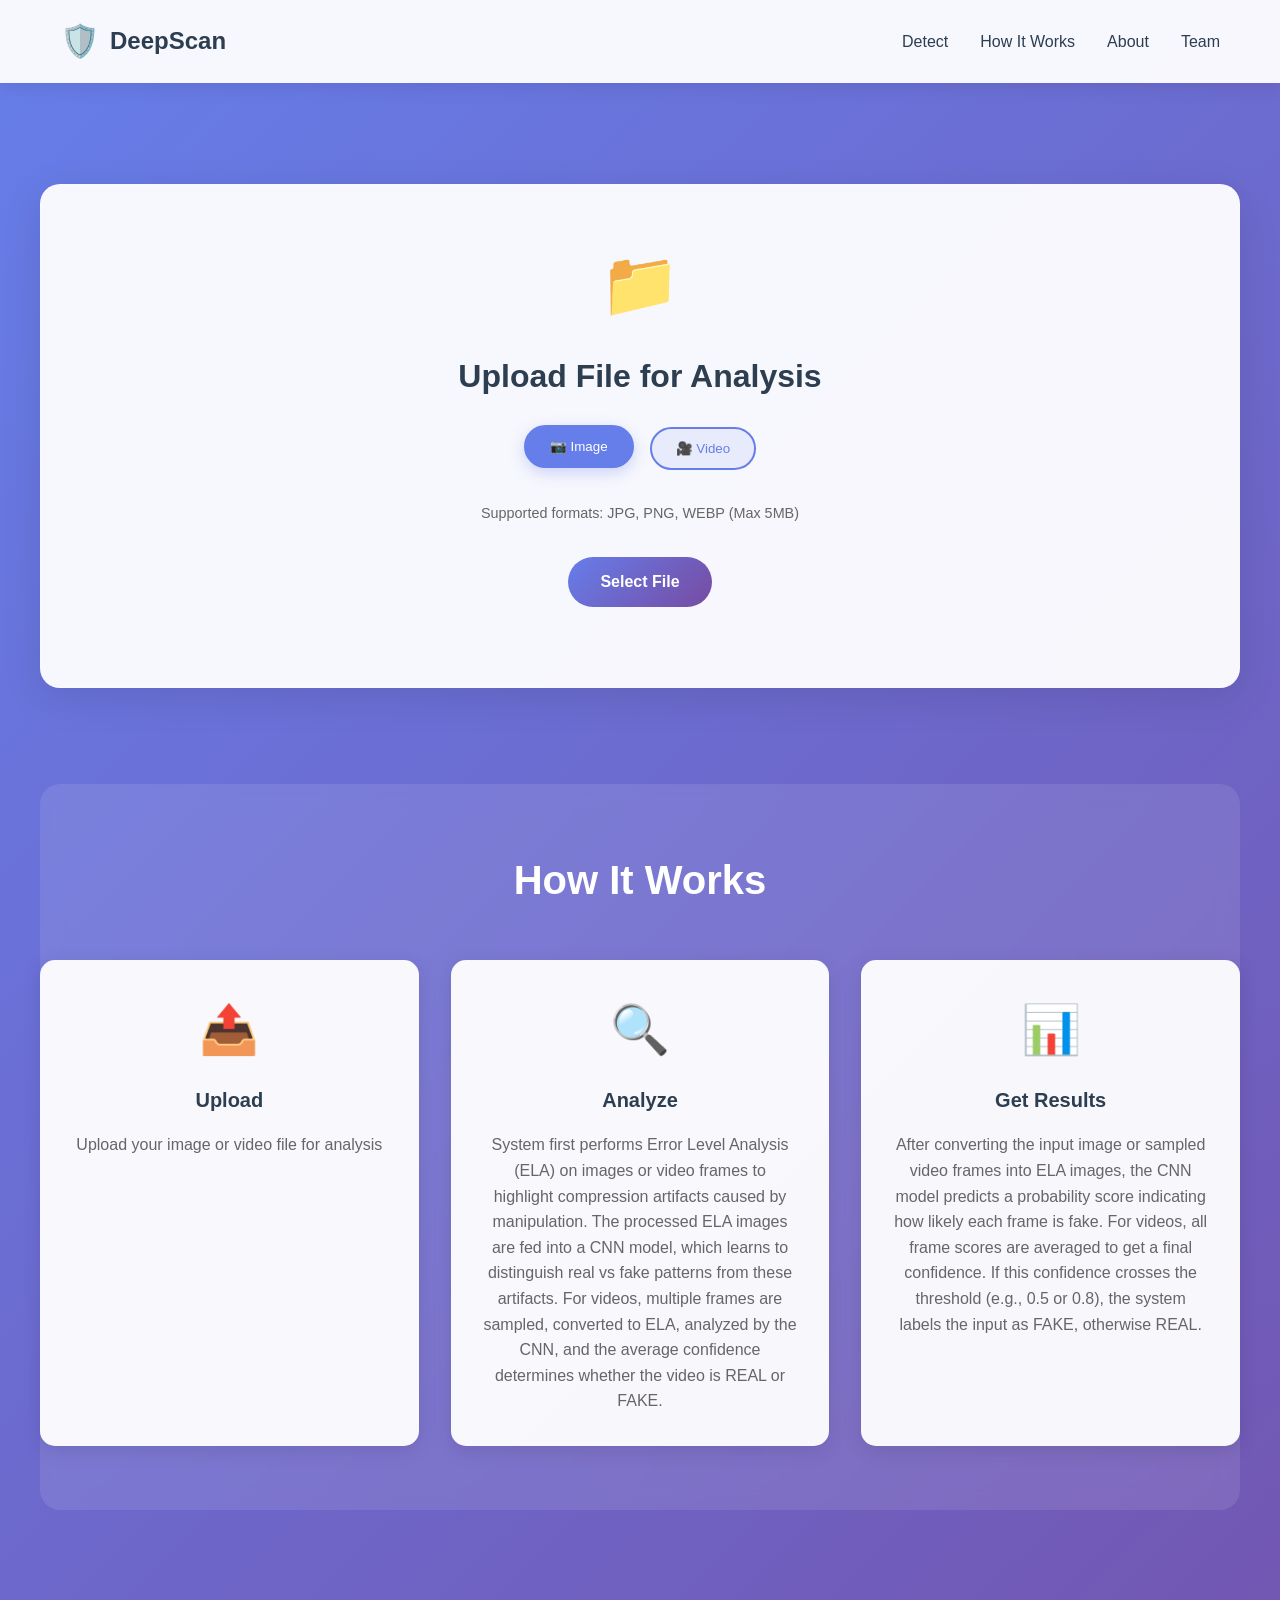
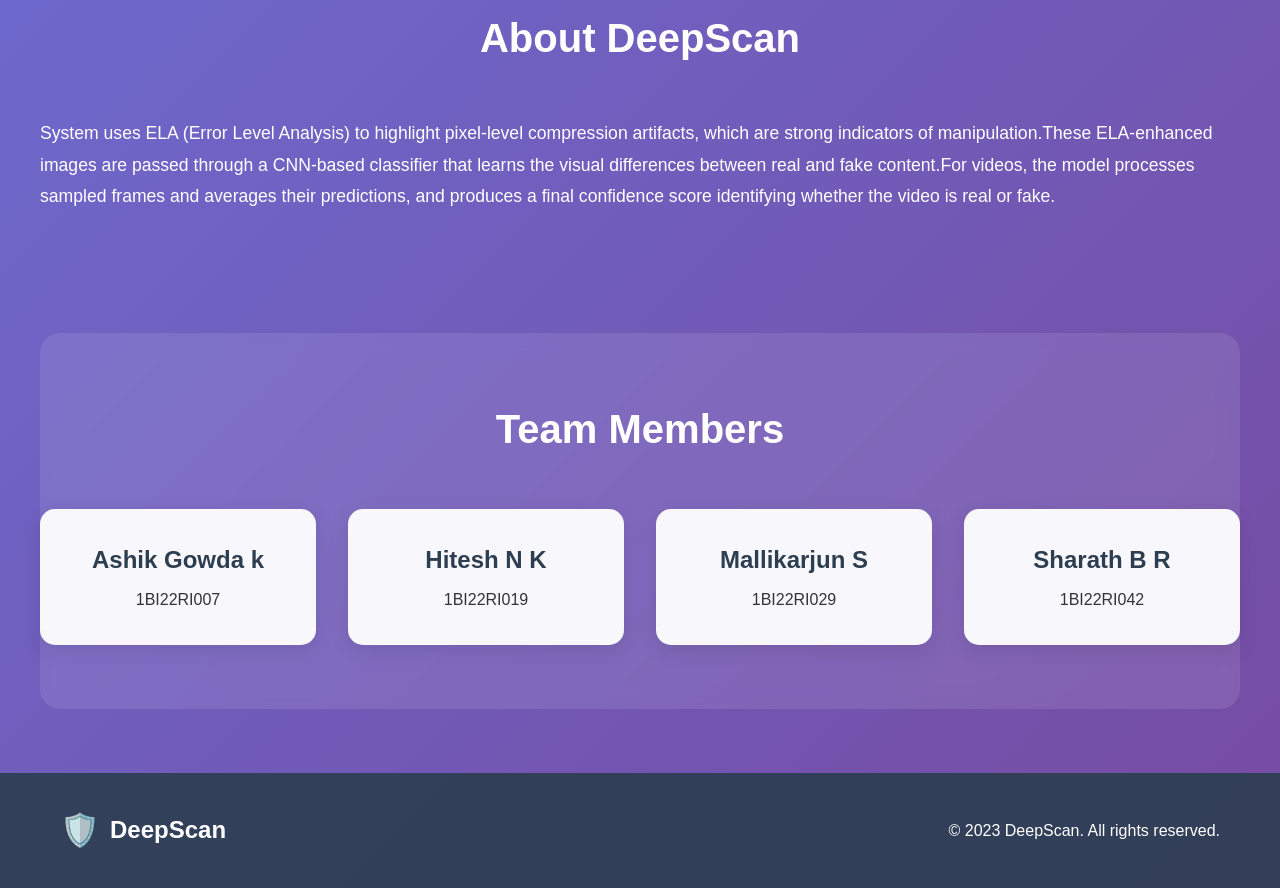
<file: templates/index.html>
<!DOCTYPE html>
<html lang="en">
<head>
    <meta charset="UTF-8" />
    <meta name="viewport" content="width=device-width, initial-scale=1.0" />
    <title>DeepGuard | AI-Powered Deepfake Detection</title>
    <link rel="stylesheet" href="../static/css/styles.css">
    
</head>
<body>
    <header>
        <div class="container">
            <div class="header-content">
                <div class="logo">
                    <div class="logo-icon floating">🛡️</div>
                    <div class="logo-text">DeepScan</div>
                </div>
                <nav>
                    <ul>
                        <li><a href="#detect">Detect</a></li>
                        <li><a href="#how-it-works">How It Works</a></li>
                        <li><a href="#about">About</a></li>
                        <li><a href="#team">Team</a></li>
                    </ul>
                </nav>
            </div>
        </div>
    </header>

    <section class="upload-section container" id="detect">
        <!-- FIXED FORM -->
        <form id="uploadForm" method="POST" enctype="multipart/form-data">
            <div class="upload-container" id="uploadArea">
                <div class="upload-icon">📁</div>
                <h2 class="upload-text">Upload File for Analysis</h2>

                <!-- Buttons to switch -->
                <div class="file-type-selector">
                    <button class="type-btn active" data-type="image" type="button">
                        📷 Image
                    </button>
                    <button class="type-btn" data-type="video" type="button">
                        🎥 Video
                    </button>
                </div>

                <p class="upload-subtext" id="fileRequirements">
                    Supported formats: JPG, PNG, WEBP (Max 5MB)
                </p>

                <input
                    type="file"
                    name="file"
                    id="fileInput"
                    class="file-input"
                    accept="image/*"
                    required
                />

                <button class="upload-btn" id="uploadBtn" type="button">
                    Select File
                </button>

                <div class="file-name" id="fileName"></div>

                <!-- FIX: dynamic "action" attribute -->
                <button
                    class="submit-btn"
                    id="submitBtn"
                    type="submit"
                    style="display: none;"
                >
                    Analyze File
                </button>

                <div class="loading" id="loading" style="display: none">
                    <div class="spinner"></div>
                    <p id="loadingText">Analyzing file...</p>
                </div>
            </div>
        </form>
    </section>

    <!-- How It Works Section -->
    <section class="how-it-works-section container" id="how-it-works">
        <h2 class="section-title">How It Works</h2>
        <div class="steps-container">
            <div class="step">
                <div class="step-icon">📤</div>
                <h3>Upload</h3>
                <p>Upload your image or video file for analysis</p>
            </div>
            <div class="step">
                <div class="step-icon">🔍</div>
                <h3>Analyze</h3>
                <p>System first performs Error Level Analysis (ELA) on images or video frames to highlight compression artifacts caused by manipulation. The processed ELA images are fed into a CNN model, which learns to distinguish real vs fake patterns from these artifacts. For videos, multiple frames are sampled, converted to ELA, analyzed by the CNN, and the average confidence determines whether the video is REAL or FAKE.</p>
            </div>
            <div class="step">
                <div class="step-icon">📊</div>
                <h3>Get Results</h3>
                <p>After converting the input image or sampled video frames into ELA images, the CNN model predicts a probability score indicating how likely each frame is fake. For videos, all frame scores are averaged to get a final confidence. If this confidence crosses the threshold (e.g., 0.5 or 0.8), the system labels the input as FAKE, otherwise REAL.</p>
            </div>
        </div>
    </section>

    <!-- About Section -->
    <section class="about-section container" id="about">
        <h2 class="section-title">About DeepScan</h2>
        <div class="about-content">
            <div class="about-text">
                <p>System uses ELA (Error Level Analysis) to highlight pixel-level compression artifacts, which are strong indicators of manipulation.These ELA-enhanced images are passed through a CNN-based classifier that learns the visual differences between real and fake content.For videos, the model processes sampled frames and  averages their predictions, and produces a final confidence score identifying whether the video is real or fake.</p>
            </div>

        </div>
    </section>

    <!-- Team Section (Replaces Contact Section) -->
    <section class="team-section container" id="team">
        <h2 class="section-title">Team Members</h2>
        <div class="team-container">
            <div class="team-member">
                    <h3 class="member-name">Ashik Gowda k</h3>
                    <p class="member-no">1BI22RI007</p>
            </div>
            
            <div class="team-member">
                <h3 class="member-name">Hitesh N K</h3>
                <p class="member-no">1BI22RI019</p>
            </div>
            
            <div class="team-member">
                <h3 class="member-name">Mallikarjun S</h3>
                <p class="member-no">1BI22RI029</p>
            </div>
            
            <div class="team-member">
                <h3 class="member-name">Sharath B R</h3>
                <p class="member-no">1BI22RI042</p>
            </div>
        </div>
    </section>

    <footer class="footer">
        <div class="container">
            <div class="footer-content">
                <div class="footer-logo">
                    <div class="logo-icon">🛡️</div>
                    <div class="logo-text-footer">DeepScan</div>
                </div>
                <p>&copy; 2023 DeepScan. All rights reserved.</p>
            </div>
        </div>
    </footer>

    <script>
        // Switch Image/Video
        const typeButtons = document.querySelectorAll(".type-btn");
        const fileInput = document.getElementById("fileInput");
        const form = document.getElementById("uploadForm");

        typeButtons.forEach((btn) => {
            btn.addEventListener("click", () => {
                document.querySelector(".type-btn.active").classList.remove("active");
                btn.classList.add("active");

                let type = btn.dataset.type;

                if (type === "image") {
                    form.action = "/analyze_image";
                    fileInput.accept = "image/*";
                    document.getElementById("fileRequirements").innerText =
                        "Supported: JPG, PNG, WEBP (Max 5MB)";
                } else {
                    form.action = "/analyze_video";
                    fileInput.accept = "video/*";
                    document.getElementById("fileRequirements").innerText =
                        "Supported: MP4, AVI, MOV (Max 50MB)";
                }
            });
        });

        // Show submit button after selecting file
        document.getElementById("uploadBtn").onclick = () => fileInput.click();
        fileInput.onchange = () => {
            document.getElementById("submitBtn").style.display = "block";
            document.getElementById("fileName").innerText = fileInput.files[0].name;
        };
    </script>
</body>
</html>
</file>
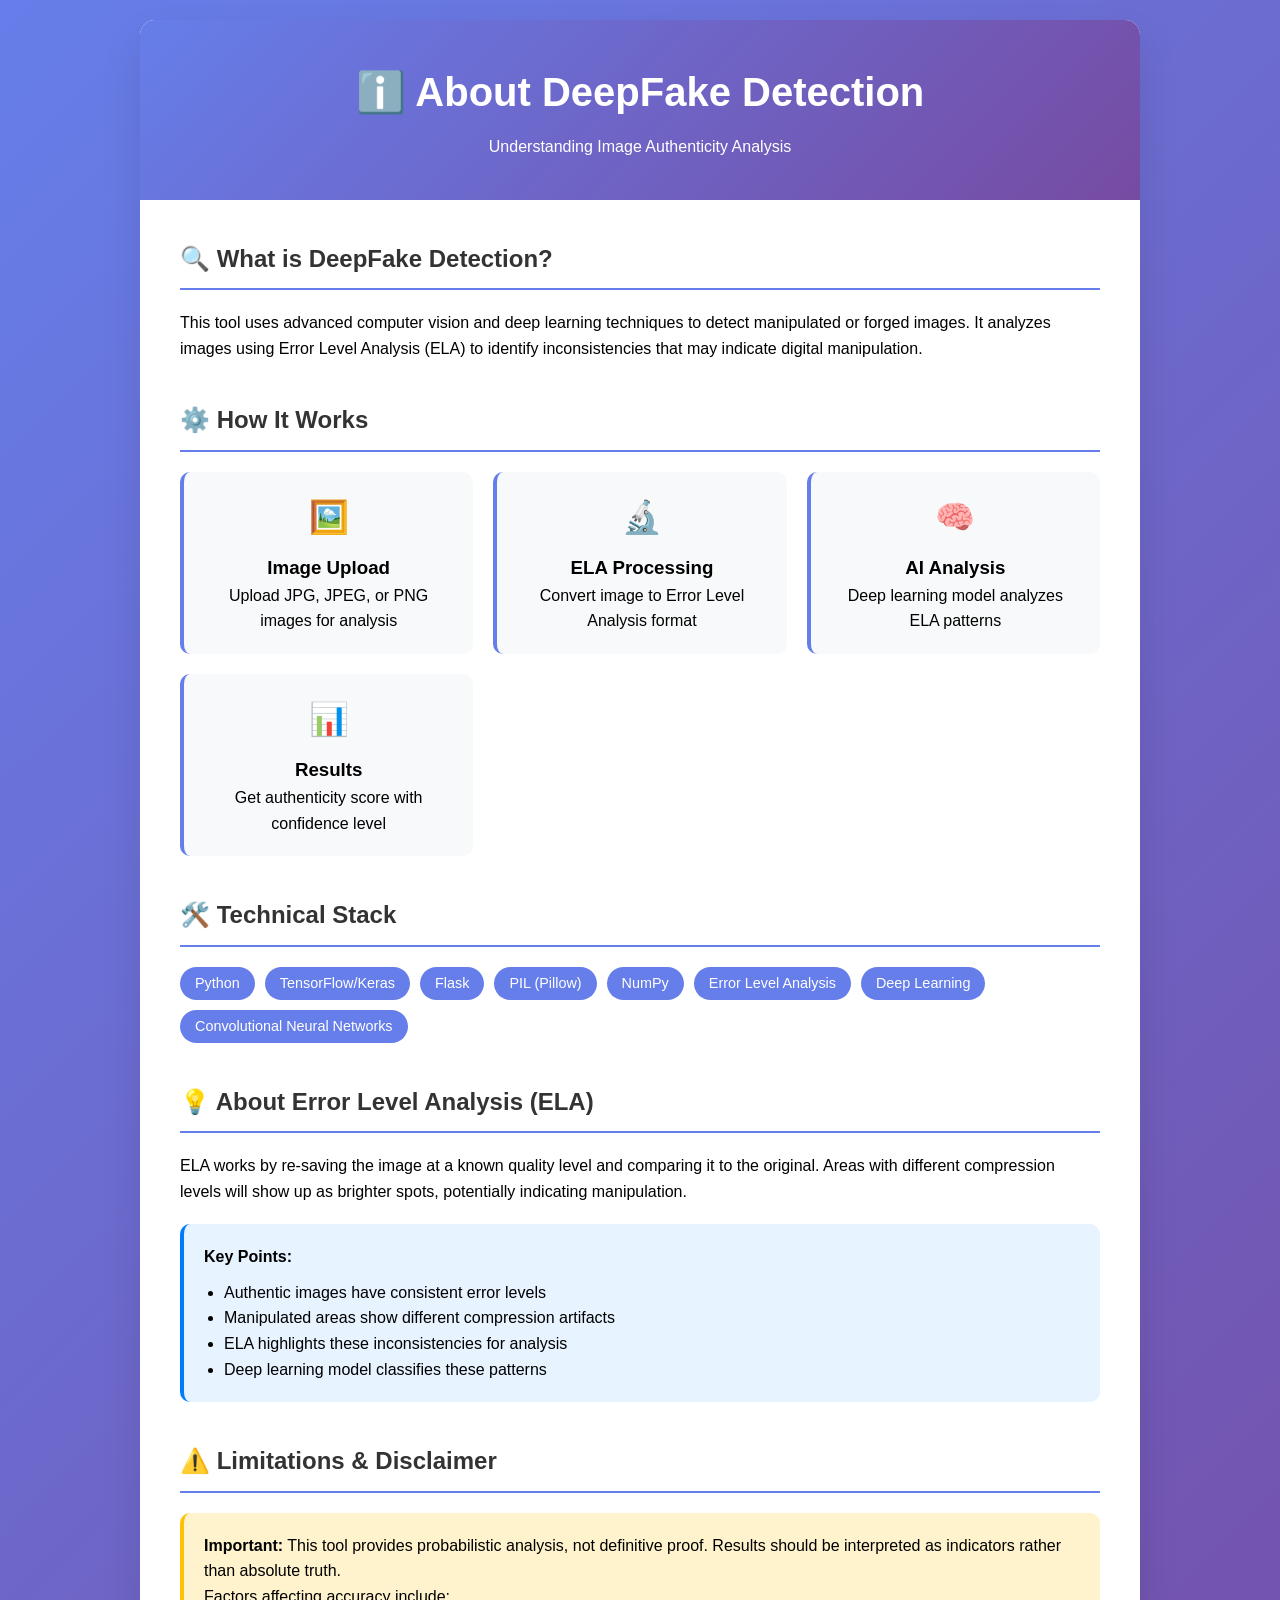
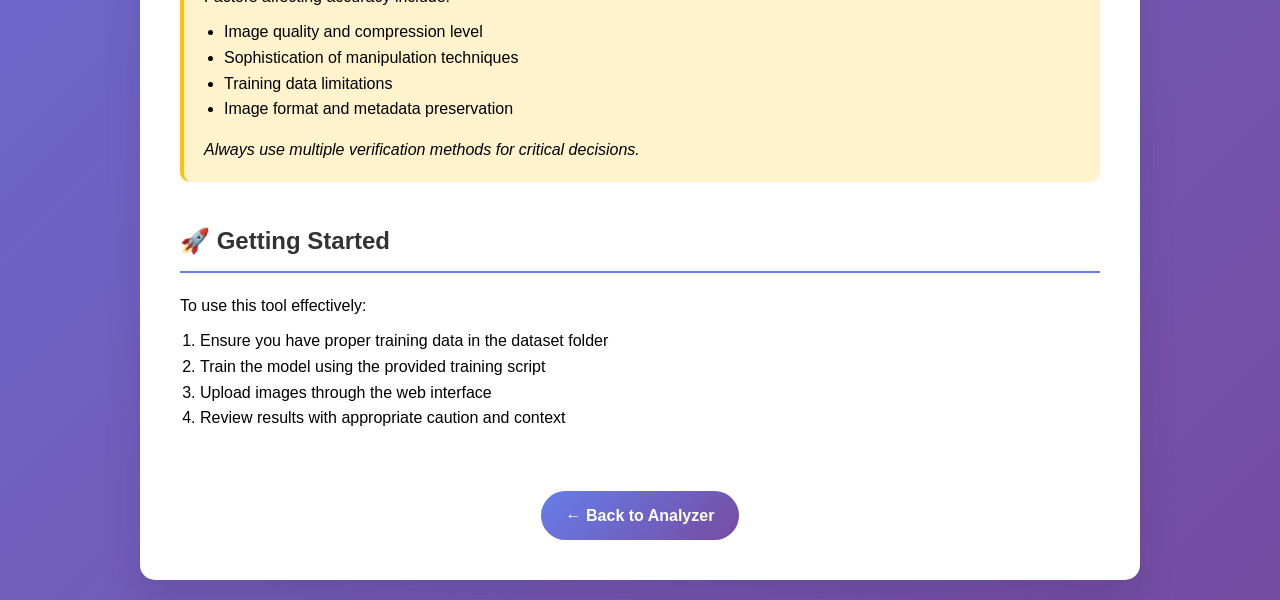
<file: templates/about.html>
<!DOCTYPE html>
<html lang="en">
<head>
    <meta charset="UTF-8">
    <meta name="viewport" content="width=device-width, initial-scale=1.0">
    <title>About - DeepFake Detection</title>
    <style>
        * {
            margin: 0;
            padding: 0;
            box-sizing: border-box;
        }
        body {
            font-family: 'Segoe UI', Tahoma, Geneva, Verdana, sans-serif;
            background: linear-gradient(135deg, #667eea 0%, #764ba2 100%);
            min-height: 100vh;
            padding: 20px;
            line-height: 1.6;
        }
        .container {
            max-width: 1000px;
            margin: 0 auto;
            background: white;
            border-radius: 15px;
            box-shadow: 0 20px 40px rgba(0,0,0,0.1);
            overflow: hidden;
        }
        .header {
            background: linear-gradient(135deg, #667eea 0%, #764ba2 100%);
            color: white;
            padding: 40px 30px;
            text-align: center;
        }
        .header h1 {
            font-size: 2.5em;
            margin-bottom: 10px;
        }
        .content {
            padding: 40px;
        }
        .section {
            margin-bottom: 40px;
        }
        .section h2 {
            color: #333;
            margin-bottom: 20px;
            border-bottom: 2px solid #667eea;
            padding-bottom: 10px;
        }
        .feature-grid {
            display: grid;
            grid-template-columns: repeat(auto-fit, minmax(250px, 1fr));
            gap: 20px;
            margin: 20px 0;
        }
        .feature-card {
            background: #f8f9fa;
            padding: 20px;
            border-radius: 10px;
            text-align: center;
            border-left: 4px solid #667eea;
        }
        .feature-icon {
            font-size: 2em;
            margin-bottom: 10px;
        }
        .tech-stack {
            display: flex;
            flex-wrap: wrap;
            gap: 10px;
            margin: 15px 0;
        }
        .tech-tag {
            background: #667eea;
            color: white;
            padding: 5px 15px;
            border-radius: 20px;
            font-size: 0.9em;
        }
        .btn {
            display: inline-block;
            padding: 12px 25px;
            background: linear-gradient(135deg, #667eea 0%, #764ba2 100%);
            color: white;
            text-decoration: none;
            border-radius: 25px;
            font-weight: bold;
            transition: all 0.3s ease;
            margin-top: 20px;
        }
        .btn:hover {
            transform: translateY(-2px);
            box-shadow: 0 10px 20px rgba(102, 126, 234, 0.3);
        }
        .info-box {
            background: #e7f3ff;
            padding: 20px;
            border-radius: 10px;
            border-left: 4px solid #007bff;
            margin: 20px 0;
        }
        .warning-box {
            background: #fff3cd;
            padding: 20px;
            border-radius: 10px;
            border-left: 4px solid #ffc107;
            margin: 20px 0;
        }
    </style>
</head>
<body>
    <div class="container">
        <div class="header">
            <h1>ℹ️ About DeepFake Detection</h1>
            <p>Understanding Image Authenticity Analysis</p>
        </div>
        
        <div class="content">
            <div class="section">
                <h2>🔍 What is DeepFake Detection?</h2>
                <p>This tool uses advanced computer vision and deep learning techniques to detect manipulated or forged images. It analyzes images using Error Level Analysis (ELA) to identify inconsistencies that may indicate digital manipulation.</p>
            </div>

            <div class="section">
                <h2>⚙️ How It Works</h2>
                <div class="feature-grid">
                    <div class="feature-card">
                        <div class="feature-icon">🖼️</div>
                        <h3>Image Upload</h3>
                        <p>Upload JPG, JPEG, or PNG images for analysis</p>
                    </div>
                    <div class="feature-card">
                        <div class="feature-icon">🔬</div>
                        <h3>ELA Processing</h3>
                        <p>Convert image to Error Level Analysis format</p>
                    </div>
                    <div class="feature-card">
                        <div class="feature-icon">🧠</div>
                        <h3>AI Analysis</h3>
                        <p>Deep learning model analyzes ELA patterns</p>
                    </div>
                    <div class="feature-card">
                        <div class="feature-icon">📊</div>
                        <h3>Results</h3>
                        <p>Get authenticity score with confidence level</p>
                    </div>
                </div>
            </div>

            <div class="section">
                <h2>🛠️ Technical Stack</h2>
                <div class="tech-stack">
                    <span class="tech-tag">Python</span>
                    <span class="tech-tag">TensorFlow/Keras</span>
                    <span class="tech-tag">Flask</span>
                    <span class="tech-tag">PIL (Pillow)</span>
                    <span class="tech-tag">NumPy</span>
                    <span class="tech-tag">Error Level Analysis</span>
                    <span class="tech-tag">Deep Learning</span>
                    <span class="tech-tag">Convolutional Neural Networks</span>
                </div>
            </div>

            <div class="section">
                <h2>💡 About Error Level Analysis (ELA)</h2>
                <p>ELA works by re-saving the image at a known quality level and comparing it to the original. Areas with different compression levels will show up as brighter spots, potentially indicating manipulation.</p>
                
                <div class="info-box">
                    <strong>Key Points:</strong>
                    <ul style="margin-left: 20px; margin-top: 10px;">
                        <li>Authentic images have consistent error levels</li>
                        <li>Manipulated areas show different compression artifacts</li>
                        <li>ELA highlights these inconsistencies for analysis</li>
                        <li>Deep learning model classifies these patterns</li>
                    </ul>
                </div>
            </div>

            <div class="section">
                <h2>⚠️ Limitations & Disclaimer</h2>
                <div class="warning-box">
                    <p><strong>Important:</strong> This tool provides probabilistic analysis, not definitive proof. Results should be interpreted as indicators rather than absolute truth.</p>
                    <p>Factors affecting accuracy include:</p>
                    <ul style="margin-left: 20px; margin-top: 10px;">
                        <li>Image quality and compression level</li>
                        <li>Sophistication of manipulation techniques</li>
                        <li>Training data limitations</li>
                        <li>Image format and metadata preservation</li>
                    </ul>
                    <p style="margin-top: 15px; font-style: italic;">Always use multiple verification methods for critical decisions.</p>
                </div>
            </div>

            <div class="section">
                <h2>🚀 Getting Started</h2>
                <p>To use this tool effectively:</p>
                <ol style="margin-left: 20px; margin-top: 10px;">
                    <li>Ensure you have proper training data in the dataset folder</li>
                    <li>Train the model using the provided training script</li>
                    <li>Upload images through the web interface</li>
                    <li>Review results with appropriate caution and context</li>
                </ol>
            </div>

            <div style="text-align: center;">
                <a href="{{ url_for('index') }}" class="btn">← Back to Analyzer</a>
            </div>
        </div>
    </div>
</body>
</html>
</file>
<file: static/css/styles.css>
/* Reset and Base Styles */
        * {
            margin: 0;
            padding: 0;
            box-sizing: border-box;
        }

        body {
            font-family: 'Segoe UI', Tahoma, Geneva, Verdana, sans-serif;
            line-height: 1.6;
            color: #333;
            background: linear-gradient(135deg, #667eea 0%, #764ba2 100%);
            min-height: 100vh;
        }

        .container {
            max-width: 1200px;
            margin: 0 auto;
            padding: 0 20px;
        }

        /* Header Styles */
        header {
            background: rgba(255, 255, 255, 0.95);
            backdrop-filter: blur(10px);
            box-shadow: 0 2px 20px rgba(0, 0, 0, 0.1);
            position: fixed;
            width: 100%;
            top: 0;
            z-index: 1000;
        }

        .header-content {
            display: flex;
            justify-content: space-between;
            align-items: center;
            padding: 1rem 0;
        }

        .logo {
            display: flex;
            align-items: center;
            gap: 10px;
        }

        .logo-icon {
            font-size: 2rem;
            animation: float 3s ease-in-out infinite;
        }

        @keyframes float {
            0%, 100% { transform: translateY(0px); }
            50% { transform: translateY(-10px); }
        }

        .logo-text {
            font-size: 1.5rem;
            font-weight: 700;
            color: #2c3e50;
        }
        .logo-text-footer {
            font-size: 1.5rem;
            font-weight: 700;
            color: #ffffff;
        }

        nav ul {
            display: flex;
            list-style: none;
            gap: 2rem;
        }

        nav a {
            text-decoration: none;
            color: #2c3e50;
            font-weight: 500;
            transition: color 0.3s ease;
            position: relative;
        }

        nav a:hover {
            color: #667eea;
        }

        nav a::after {
            content: '';
            position: absolute;
            width: 0;
            height: 2px;
            bottom: -5px;
            left: 0;
            background-color: #667eea;
            transition: width 0.3s ease;
        }

        nav a:hover::after {
            width: 100%;
        }

        /* Upload Section */
        .upload-section {
            margin-top: 120px;
            padding: 4rem 0;
        }

        .upload-container {
            background: rgba(255, 255, 255, 0.95);
            backdrop-filter: blur(10px);
            border-radius: 20px;
            padding: 3rem;
            text-align: center;
            box-shadow: 0 10px 40px rgba(0, 0, 0, 0.1);
            border: 1px solid rgba(255, 255, 255, 0.2);
        }

        .upload-icon {
            font-size: 4rem;
            margin-bottom: 1rem;
        }

        .upload-text {
            font-size: 2rem;
            color: #2c3e50;
            margin-bottom: 1.5rem;
            font-weight: 600;
        }

        .file-type-selector {
            display: flex;
            justify-content: center;
            gap: 1rem;
            margin-bottom: 2rem;
        }

        .type-btn {
            background: rgba(102, 126, 234, 0.1);
            border: 2px solid #667eea;
            color: #667eea;
            padding: 0.75rem 1.5rem;
            border-radius: 50px;
            cursor: pointer;
            font-weight: 500;
            transition: all 0.3s ease;
        }

        .type-btn.active,
        .type-btn:hover {
            background: #667eea;
            color: white;
            transform: translateY(-2px);
            box-shadow: 0 5px 15px rgba(102, 126, 234, 0.3);
        }

        .upload-subtext {
            color: #666;
            margin-bottom: 2rem;
            font-size: 0.9rem;
        }

        .file-input {
            display: none;
        }

        .upload-btn {
            background: linear-gradient(135deg, #667eea 0%, #764ba2 100%);
            color: white;
            border: none;
            padding: 1rem 2rem;
            border-radius: 50px;
            font-size: 1rem;
            font-weight: 600;
            cursor: pointer;
            transition: all 0.3s ease;
            margin-bottom: 1rem;
        }

        .upload-btn:hover {
            transform: translateY(-2px);
            box-shadow: 0 10px 25px rgba(102, 126, 234, 0.4);
        }

        .file-name {
            margin: 1rem 0;
            color: #2c3e50;
            font-weight: 500;
        }

        .submit-btn {
            background: linear-gradient(135deg, #27ae60 0%, #2ecc71 100%);
            color: white;
            border: none;
            padding: 1rem 2rem;
            border-radius: 50px;
            font-size: 1rem;
            font-weight: 600;
            cursor: pointer;
            transition: all 0.3s ease;
            width: 200px;

        }

        .submit-btn:hover {
            transform: translateY(-2px);
            box-shadow: 0 10px 25px rgba(39, 174, 96, 0.4);
        }

        .loading {
            margin-top: 2rem;
        }

        .spinner {
            border: 4px solid #f3f3f3;
            border-top: 4px solid #667eea;
            border-radius: 50%;
            width: 50px;
            height: 50px;
            animation: spin 1s linear infinite;
            margin: 0 auto 1rem;
        }

        @keyframes spin {
            0% { transform: rotate(0deg); }
            100% { transform: rotate(360deg); }
        }

        /* How It Works Section */
        .how-it-works-section {
            padding: 4rem 0;
            background: rgba(255, 255, 255, 0.1);
            margin: 2rem auto;
            border-radius: 20px;
            backdrop-filter: blur(10px);
        }

        .section-title {
            text-align: center;
            font-size: 2.5rem;
            color: white;
            margin-bottom: 3rem;
            font-weight: 700;
        }

        .steps-container {
            display: grid;
            grid-template-columns: repeat(auto-fit, minmax(250px, 1fr));
            gap: 2rem;
            margin-top: 2rem;
        }

        .step {
            background: rgba(255, 255, 255, 0.95);
            padding: 2rem;
            border-radius: 15px;
            text-align: center;
            box-shadow: 0 5px 20px rgba(0, 0, 0, 0.1);
            transition: transform 0.3s ease;
        }

        .step:hover {
            transform: translateY(-10px);
        }

        .step-icon {
            font-size: 3rem;
            margin-bottom: 1rem;
        }

        .step h3 {
            color: #2c3e50;
            margin-bottom: 1rem;
            font-size: 1.25rem;
        }

        .step p {
            color: #666;
            line-height: 1.6;

        }

        /* About Section */
        .about-section {
            padding: 4rem 0;
            margin: 2rem auto;
        }

        .about-content {
            
            grid-template-columns: 2fr 1fr;
            gap: 3rem;
            align-items: center;
        }

        .about-text p {
            color: white;
            font-size: 1.1rem;
            margin-bottom: 1.5rem;
            line-height: 1.8;
        }

        /* .about-image {
            text-align: center;
        }

        .placeholder-image {
            font-size: 8rem;
            opacity: 0.8;
        } */

        /* Team Section */
        .team-section {
            padding: 4rem 0;
            background: rgba(255, 255, 255, 0.1);
            margin: 2rem auto;
            border-radius: 20px;
            backdrop-filter: blur(10px);
        }

        .team-container {
            display: grid;
            grid-template-columns: repeat(auto-fit, minmax(250px, 1fr));
            gap: 2rem;
            margin-top: 2rem;
        }

        .team-member {
            background: rgba(255, 255, 255, 0.95);
            border-radius: 15px;
            padding: 2rem;
            text-align: center;
            box-shadow: 0 5px 20px rgba(0, 0, 0, 0.1);
            transition: all 0.3s ease;
        }

        .team-member:hover {
            transform: translateY(-10px);
            box-shadow: 0 15px 30px rgba(0, 0, 0, 0.15);
        }

        .member-photo {
            width: 150px;
            height: 150px;
            border-radius: 50%;
            margin: 0 auto 1.5rem;
            background: linear-gradient(135deg, #667eea 0%, #764ba2 100%);
            display: flex;
            align-items: center;
            justify-content: center;
            font-size: 3rem;
            color: white;
        }

        .member-name {
            font-size: 1.5rem;
            color: #2c3e50;
            margin-bottom: 0.5rem;
            font-weight: 600;
        }

        .member-role {
            color: #667eea;
            font-weight: 500;
            margin-bottom: 1rem;
            font-size: 1.1rem;
        }

        .member-bio {
            color: #666;
            line-height: 1.6;
            margin-bottom: 1.5rem;
        }

        .member-social {
            display: flex;
            justify-content: center;
            gap: 1rem;
        }

        .social-link {
            width: 40px;
            height: 40px;
            border-radius: 50%;
            background: #f8f9fa;
            display: flex;
            align-items: center;
            justify-content: center;
            color: #667eea;
            text-decoration: none;
            transition: all 0.3s ease;
        }

        .social-link:hover {
            background: #667eea;
            color: white;
            transform: translateY(-3px);
        }

        /* Footer */
        .footer {
            background: rgba(44, 62, 80, 0.9);
            color: white;
            padding: 2rem 0;
            margin-top: 4rem;
        }

        .footer-content {
            display: flex;
            justify-content: space-between;
            align-items: center;
        }

        .footer-logo {
            display: flex;
            align-items: center;
            gap: 10px;
        }

        /* Responsive Design */
        @media (max-width: 768px) {
            .header-content {
                flex-direction: column;
                gap: 1rem;
            }
            
            nav ul {
                gap: 1rem;
            }
            
            .upload-container {
                padding: 2rem 1rem;
            }
            
            .about-content {
                grid-template-columns: 1fr;
                gap: 2rem;
            }
            
            .steps-container, .team-container {
                grid-template-columns: 1fr;
            }
            
            .footer-content {
                flex-direction: column;
                gap: 1rem;
                text-align: center;
            }
            
            .upload-section {
                margin-top: 160px;
            }
        }

        @media (max-width: 480px) {
            .file-type-selector {
                flex-direction: column;
                align-items: center;
            }
            
            .type-btn {
                width: 200px;
            }
            
            .section-title {
                font-size: 2rem;
            }
            
            .upload-text {
                font-size: 1.5rem;
            }
        }
</file>
